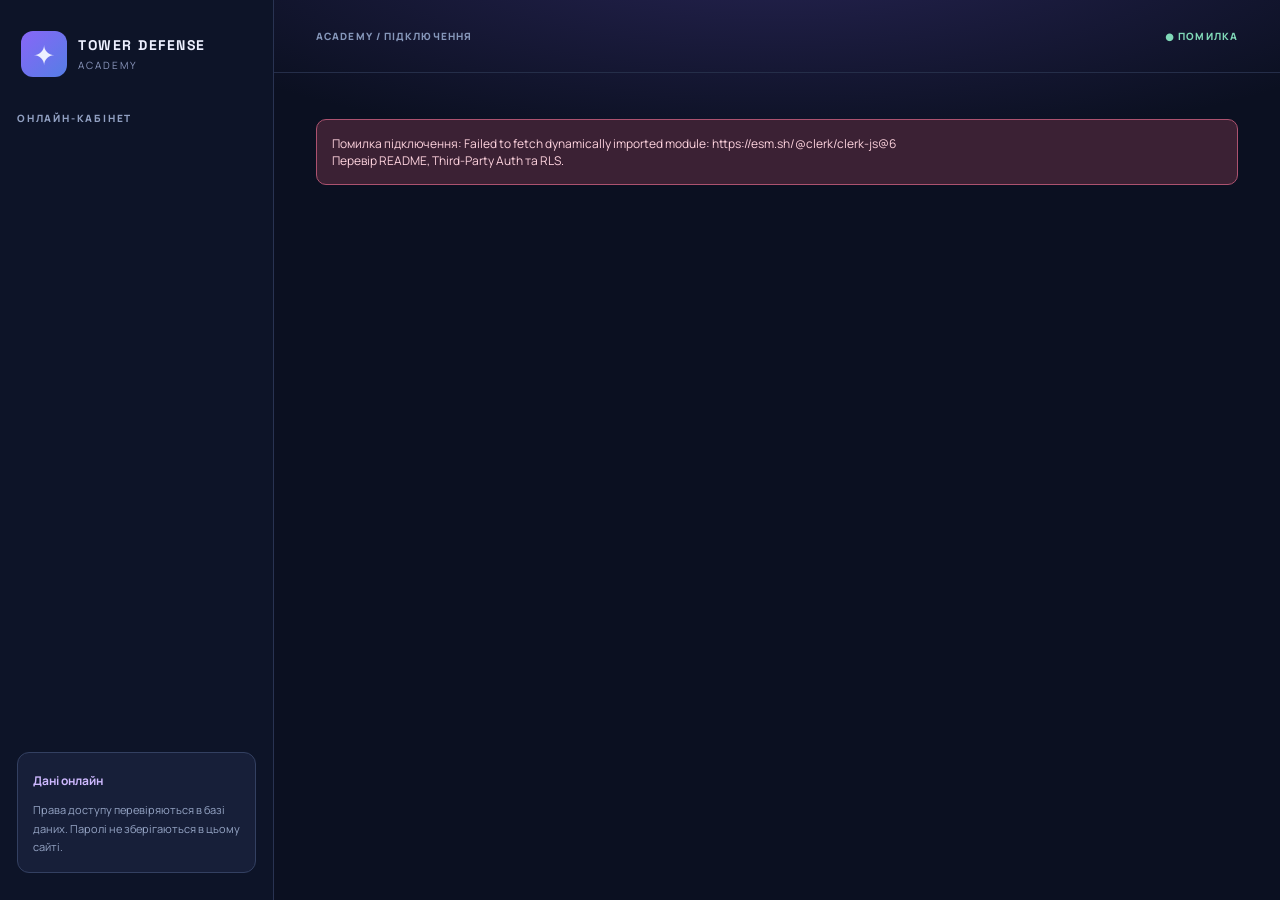
<file: index.html>
<!doctype html><html lang="uk"><head><meta charset="utf-8"><meta name="viewport" content="width=device-width,initial-scale=1"><meta name="theme-color" content="#0b1023"><title>Tower Defense Academy · Онлайн</title><link rel="stylesheet" href="portal.css"><link rel="stylesheet" href="online.css"><script src="config.js"></script><script type="module" src="online.js"></script></head>
<body><div class="frame"><aside class="rail"><div class="logo"><span class="logo-symbol">✦</span><div><b>TOWER DEFENSE</b><small>ACADEMY</small></div></div><div class="muted mini">ОНЛАЙН-КАБІНЕТ</div><div class="role-buttons" id="roleButtons"></div><div class="rail-bottom"><div class="notice"><b>Дані онлайн</b><p>Права доступу перевіряються в базі даних. Паролі не зберігаються в цьому сайті.</p></div></div></aside><main class="main"><header class="top"><span id="crumb">ACADEMY / ПІДКЛЮЧЕННЯ</span><span class="demo-chip" id="connectionState">● ПІДКЛЮЧЕННЯ</span></header><div class="main-inner"><div id="auth"></div><div id="app"></div></div></main></div><div class="snack" id="snack" role="status"></div></body></html>
</file>
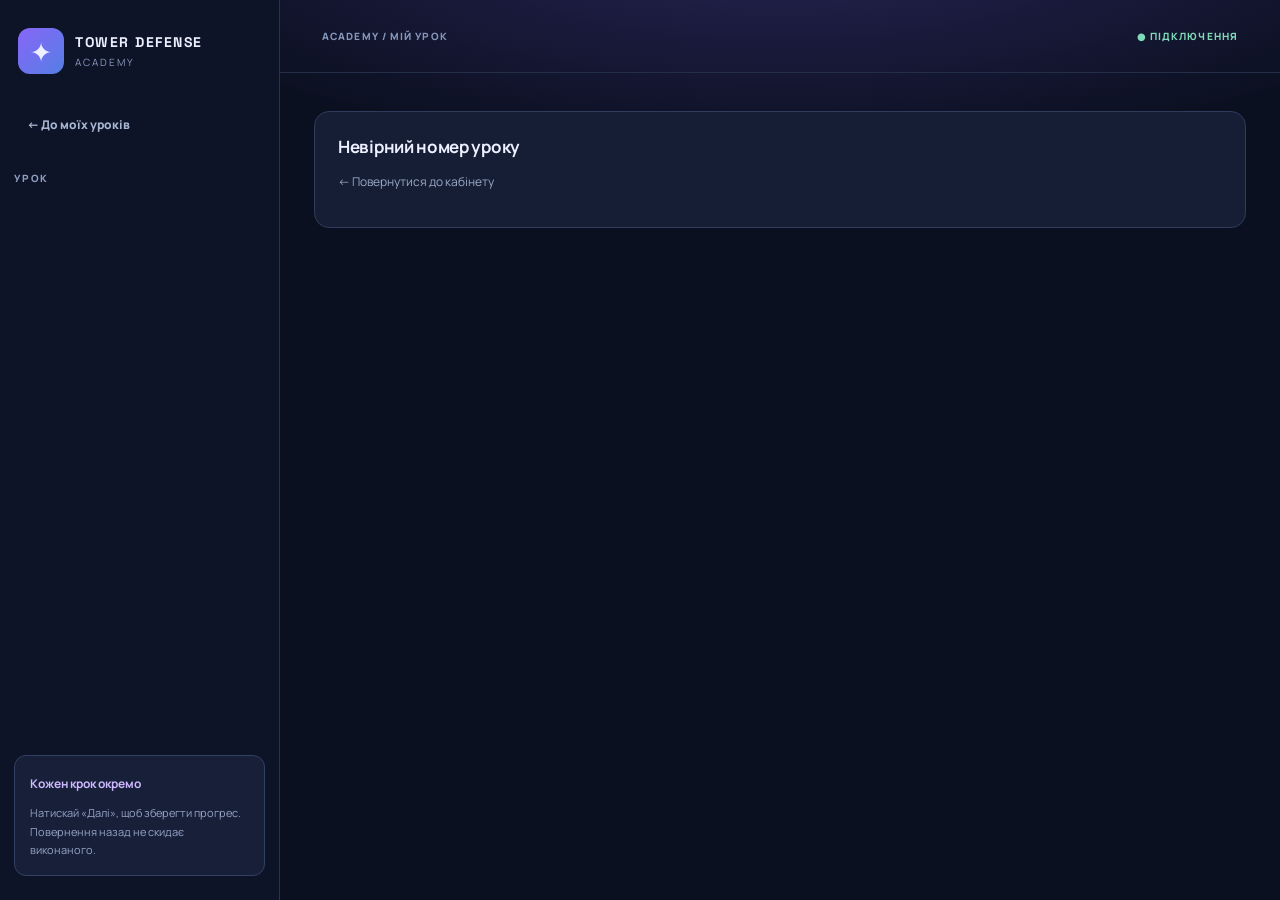
<file: course.html>
<!doctype html><html lang="uk"><head><meta charset="utf-8"><meta name="viewport" content="width=device-width,initial-scale=1"><title>Урок · Tower Defense Academy</title><link rel="stylesheet" href="portal.css"><link rel="stylesheet" href="course.css"><script src="config.js"></script><script type="module" src="course.js"></script></head><body><div class="frame"><aside class="rail"><div class="logo"><span class="logo-symbol">✦</span><div><b>TOWER DEFENSE</b><small>ACADEMY</small></div></div><a class="role" href="index.html">← До моїх уроків</a><div class="muted mini" id="lessonLabel">УРОК</div><div id="stepNav"></div><div class="rail-bottom"><div class="notice"><b>Кожен крок окремо</b><p>Натискай «Далі», щоб зберегти прогрес. Повернення назад не скидає виконаного.</p></div></div></aside><main class="main"><header class="top"><span>ACADEMY / МІЙ УРОК</span><span class="demo-chip" id="connectionState">● ПІДКЛЮЧЕННЯ</span></header><div class="main-inner course-main"><div id="message"></div><div id="course" hidden><div class="hero"><div><span class="eyebrow" id="stepCount">КРОК 1</span><h1 id="courseTitle"></h1><p id="courseSummary"></p></div><span class="pill" id="stepStatus">Прогрес онлайн</span></div><div class="course-progress"><div id="courseProgress"></div></div><section class="panel"><h2 id="stepTitle"></h2><div id="blocks"></div><div class="course-actions"><button id="prevStep" class="secondary">← Назад</button><button id="nextStep" class="primary">Далі →</button></div></section></div></div></main></div><div id="toast" class="snack" role="status"></div></body></html>
</file>
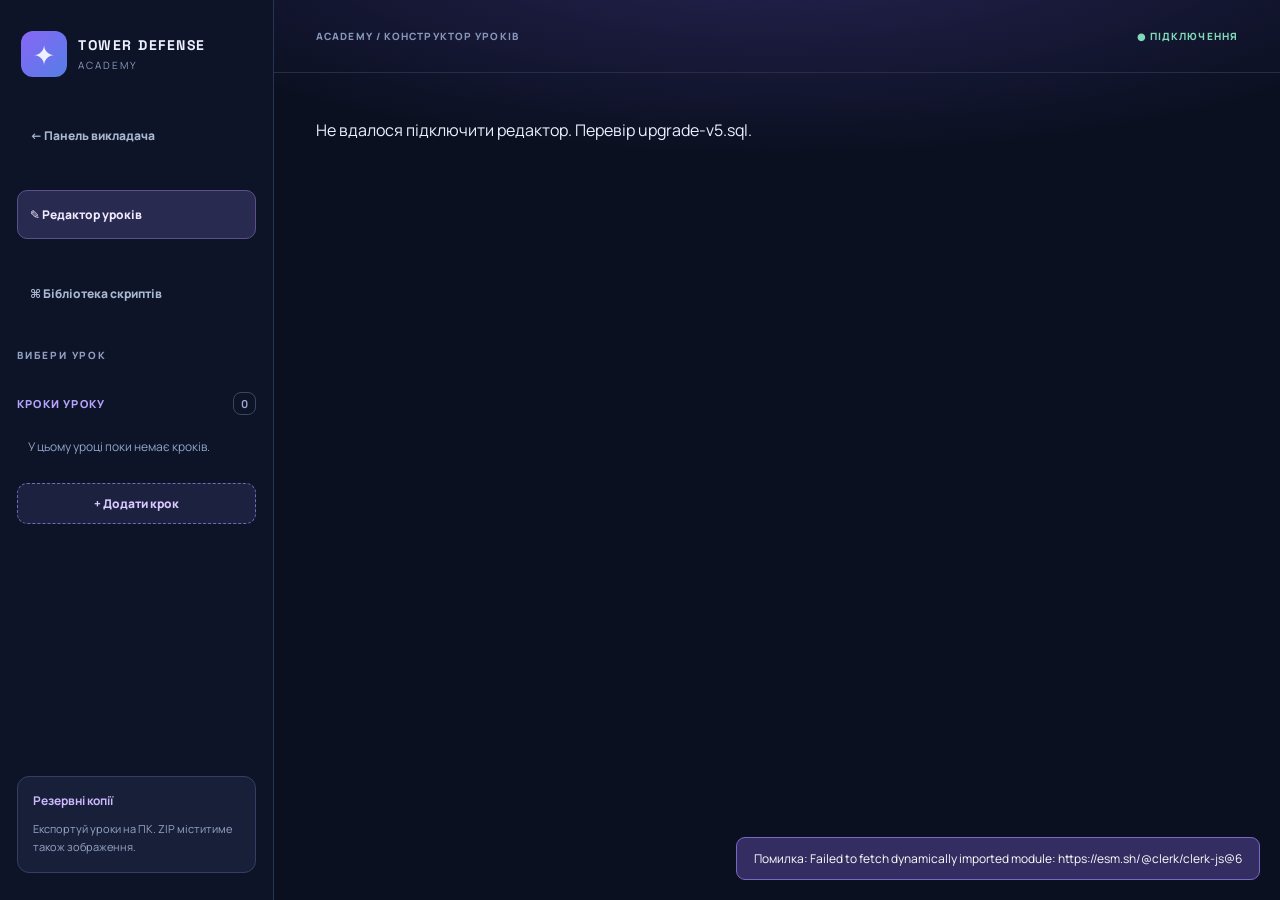
<file: editor.html>
<!doctype html><html lang="uk"><head><meta charset="utf-8"><meta name="viewport" content="width=device-width,initial-scale=1"><title>Редактор уроків · Tower Defense Academy</title><link rel="stylesheet" href="portal.css"><link rel="stylesheet" href="editor.css"><script src="config.js"></script><script type="module" src="editor.js"></script><script defer src="editor-navigation.js"></script></head>
<body><div class="frame"><aside class="rail"><div class="logo"><span class="logo-symbol">✦</span><div><b>TOWER DEFENSE</b><small>ACADEMY</small></div></div><a class="role" href="index.html">← Панель викладача</a><div class="role active">✎ Редактор уроків</div><a class="role" href="scripts.html">⌘ Бібліотека скриптів</a><div class="muted mini">ВИБЕРИ УРОК</div><div id="lessonSlots" class="slots"></div><div class="rail-bottom notice"><b>Резервні копії</b><p>Експортуй уроки на ПК.
ZIP міститиме також зображення.</p></div></aside><main class="main"><header class="top"><span>ACADEMY / КОНСТРУКТОР УРОКІВ</span><span id="connectionState" class="demo-chip">● ПІДКЛЮЧЕННЯ</span></header><div class="main-inner editor-main"><div id="loginMessage"></div><div id="app" hidden>
<div class="hero"><div><span class="eyebrow">КОНСТРУКТОР · V5.5</span><h1>Редактор <em>уроків</em></h1><p>16 занять · попередній перегляд · копіювання блоків · автозбереження кожні 10 секунд</p></div><span class="pill" id="saveStatus">Чернетка</span></div>
<div class="panel"><div class="form-row"><div class="field"><label>Номер уроку</label><select id="lessonNumber"></select></div><div class="field wide"><label>Назва уроку</label><input id="lessonTitle" maxlength="120" placeholder="Наприклад: Здоров’я бази"></div><input id="lessonSummary" type="hidden" value=""></div><div class="button-row" style="margin-top:18px"><button id="saveDraft" class="primary">Зберегти чернетку</button><button id="publish" class="secondary">Опублікувати</button><button id="preview" class="secondary">Перегляд як учень</button><button id="deleteLesson" class="danger">Видалити урок</button></div><p class="note">Чернетки автоматично записуються онлайн кожні 10 секунд, якщо заповнені назви.
Правки опублікованого уроку автоматично зберігаються лише на цьому ПК — опублікуй їх свідомо через «Зберегти чернетку».</p><p class="note">Публікація робить матеріал доступним лише тим групам, для яких відкрито цей номер уроку.</p></div>
<div class="panel"><div class="section-head"><h2>Кроки уроку</h2><button id="addStep" class="primary">+ Додати крок</button></div><div id="stepsEditor"></div></div>
<div class="panel"><h2>Резервні копії уроків</h2><p>ZIP містить текст, кроки, Lua-код, налаштування блоків і самі завантажені зображення.
Групи та прогрес учнів у цей архів не входять.</p><div class="button-row"><button class="primary" id="exportAll">↓ Усі уроки ZIP</button><button class="secondary" id="exportOne">↓ Цей урок ZIP</button><label class="secondary upload-button">↑ Відновити з ZIP<input id="importFile" type="file" accept=".zip,application/zip" hidden></label></div><p class="note">Імпорт за замовчуванням не перезаписує заповнені уроки.
Для заміни потрібне окреме підтвердження.</p></div></div></div></main></div><div id="toast" class="snack" role="status"></div></body></html>
</file>
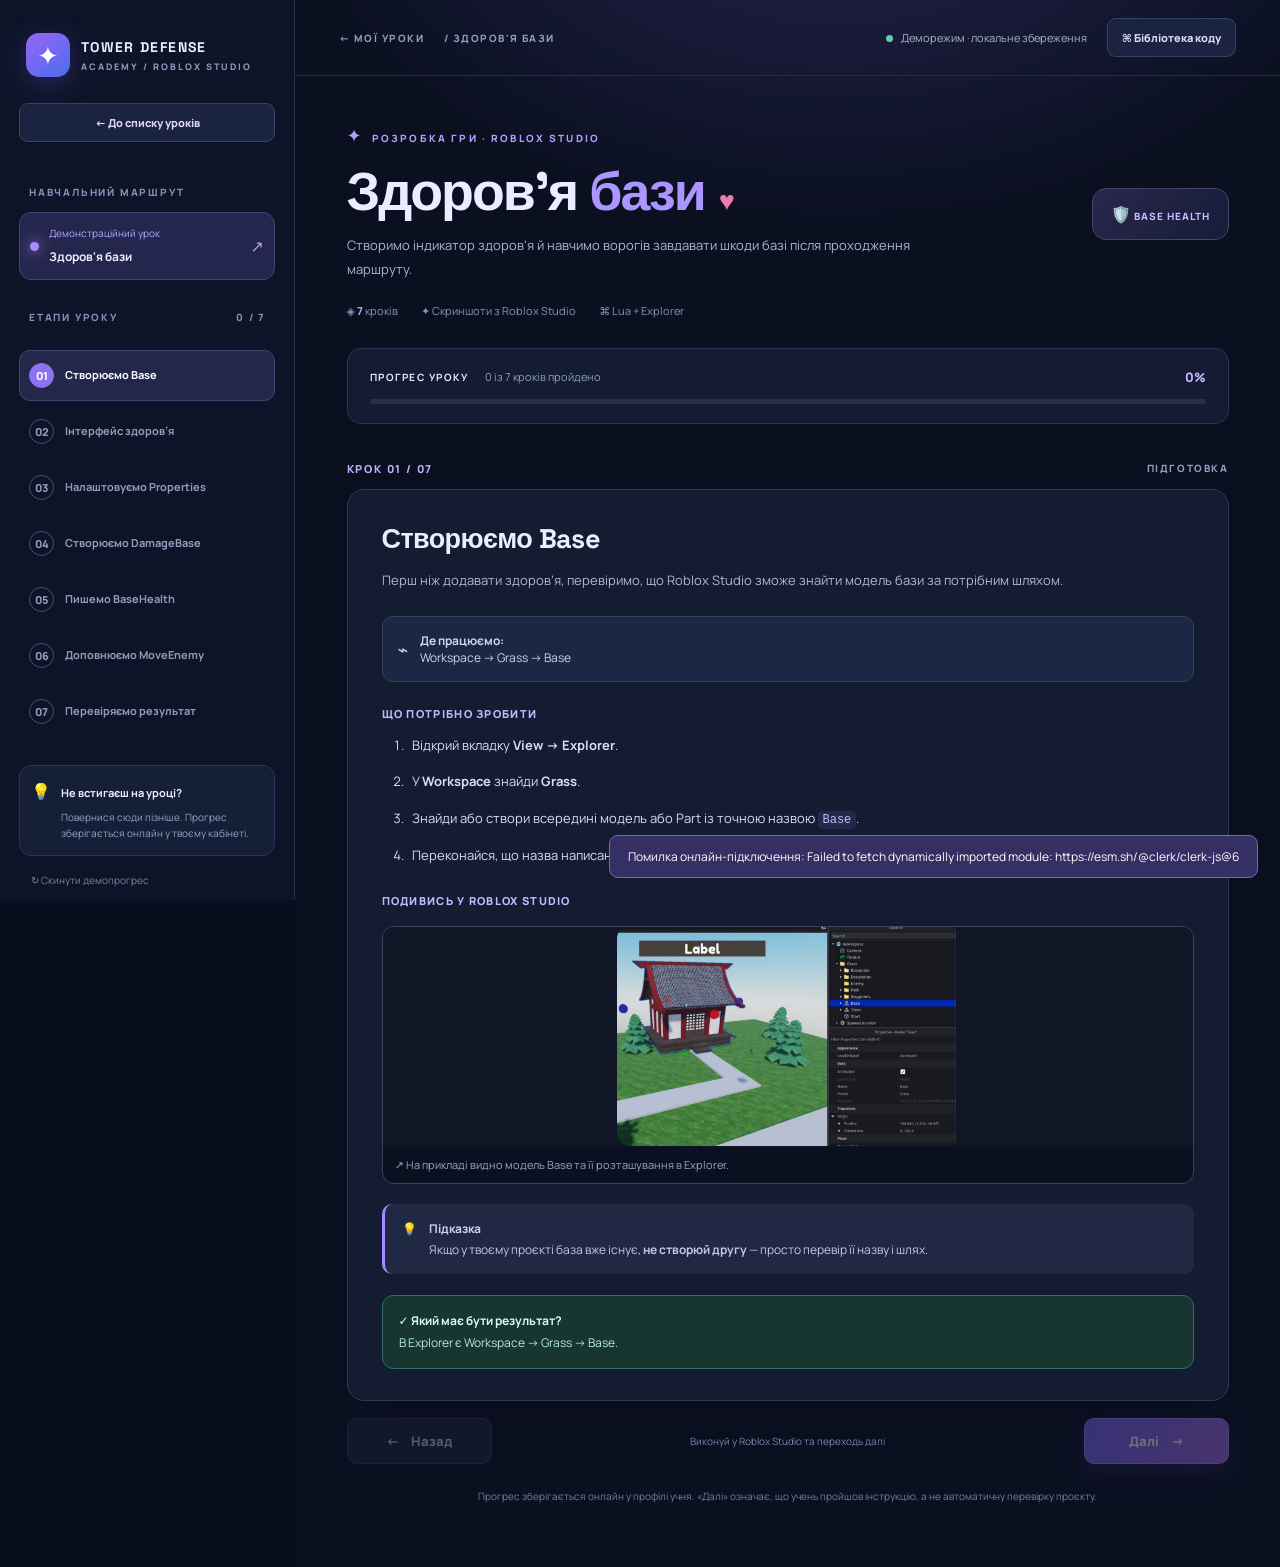
<file: lesson.html>
<!doctype html>
<html lang="uk">
<head>
  <meta charset="UTF-8">
  <meta name="viewport" content="width=device-width, initial-scale=1">
  <meta name="theme-color" content="#0b1023">
  <meta name="description" content="Покроковий навчальний посібник Tower Defense у Roblox Studio">
  <title>Tower Defense Academy · Здоров'я бази</title>
  <link rel="stylesheet" href="styles.css">
  <script src="config.js"></script>
  <script src="app.js" defer></script>
  <script type="module" src="lesson-cloud.js"></script>
</head>
<body>
  <div class="shell">
    <aside class="sidebar" id="sidebar" aria-label="Навігація уроком">
      <div class="brand"><div class="brand-mark">✦</div><div><strong>TOWER DEFENSE</strong><span>ACADEMY / ROBLOX STUDIO</span></div></div>
      <a href="index.html" class="outline-button" style="display:block;text-decoration:none;text-align:center;margin-bottom:18px">← До списку уроків</a><div class="side-divider"></div>
      <div class="side-label">НАВЧАЛЬНИЙ МАРШРУТ</div>
      <div class="lesson-pill"><span class="lesson-dot"></span><div><small>Демонстраційний урок</small><b>Здоров'я бази</b></div><span class="pill-indicator">↗</span></div>
      <div class="progress-heading"><span>ЕТАПИ УРОКУ</span><span id="sideCount">0 / 7</span></div>
      <div class="progress-rail"><div id="sideProgress"></div></div>
      <nav id="stepList" class="step-list" aria-label="Кроки уроку"></nav>
      <div class="sidebar-bottom"><div class="help-panel"><span>💡</span><div><b>Не встигаєш на уроці?</b><p>Повернися сюди пізніше. Прогрес зберігається онлайн у твоєму кабінеті.</p></div></div><button class="reset" id="resetProgress">↻ Скинути демопрогрес</button></div>
    </aside>
    <div class="overlay" id="overlay"></div>
    <main class="workspace">
      <header class="topbar"><div class="top-left"><button class="mobile-menu icon-button" id="menuButton" aria-label="Відкрити меню">☰</button><a class="breadcrumbs" href="index.html" style="text-decoration:none">← МОЇ УРОКИ</a><span class="breadcrumbs">/ ЗДОРОВ'Я БАЗИ</span></div><div class="top-right"><span class="autosave"><i></i> Деморежим · локальне збереження</span><button class="outline-button" id="libraryButton">⌘ Бібліотека коду</button></div></header>
      <div class="content-wrap">
        <div class="lesson-eyebrow"><span class="sparkle">✦</span> РОЗРОБКА ГРИ · ROBLOX STUDIO</div>
        <div class="lesson-title-row"><div><h1>Здоров'я <em>бази</em><span class="heart">♥</span></h1><p class="subtitle">Створимо індикатор здоров'я й навчимо ворогів завдавати шкоди базі після проходження маршруту.</p></div><div class="lesson-badge">🛡️ <span>BASE HEALTH</span></div></div>
        <div class="stats"><span>◈ <b>7</b> кроків</span><span>✦ Скриншоти з Roblox Studio</span><span>⌘ Lua + Explorer</span></div>
        <div class="lesson-progress"><div class="progress-top"><div><b id="progressTitle">ПРОГРЕС УРОКУ</b><span id="progressSummary">0 з 7 кроків пройдено</span></div><span id="progressPercentage">0%</span></div><div class="progress-track"><div id="progressFill"></div></div></div>
        <div class="step-header"><div class="step-tag" id="stepTag">КРОК 01 / 07</div><div class="step-category" id="stepCategory">ПІДГОТОВКА</div></div>
        <article class="step-card" id="stepContent" aria-live="polite"></article>
        <div class="actions"><button class="nav-button previous" id="prevButton">← <span>Назад</span></button><span class="nav-middle" id="navHint">Виконуй у Roblox Studio та переходь далі</span><button class="nav-button next" id="nextButton"><span>Далі</span> <span>→</span></button></div>
        <div class="footnote">Прогрес зберігається онлайн у профілі учня. «Далі» означає, що учень пройшов інструкцію, а не автоматичну перевірку проєкту.</div>
      </div>
    </main>
  </div>
  <dialog id="imageDialog" class="image-dialog"><button id="closeImage" class="close-dialog" aria-label="Закрити">✕</button><img id="largeImage" alt="Збільшений скриншот"><p id="largeCaption"></p></dialog>
  <dialog id="libraryDialog" class="library-dialog"><div class="dialog-head"><div><span class="mini-label">БІБЛІОТЕКА</span><h2>Код проєкту</h2></div><button class="close-dialog" id="closeLibrary" aria-label="Закрити">✕</button></div><p class="dialog-intro">Лише скрипти та версії, які стосуються цього демонстраційного уроку.</p><div id="libraryContent"></div></dialog>
  <div class="toast" id="toast" role="status"></div>
</body>
</html>
</file>
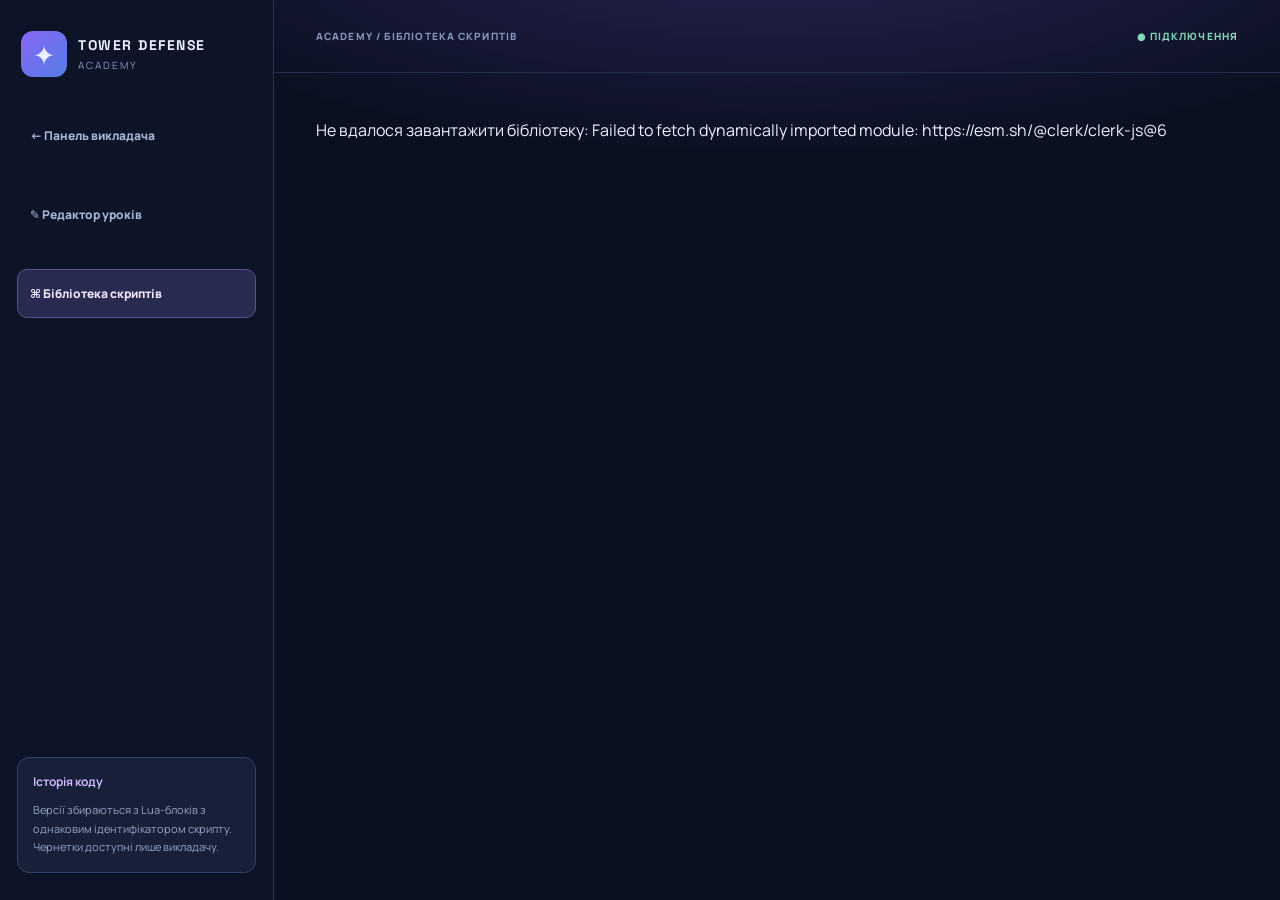
<file: scripts.html>
<!doctype html><html lang="uk"><head><meta charset="utf-8"><meta name="viewport" content="width=device-width,initial-scale=1"><title>Бібліотека скриптів · Tower Defense Academy</title><link rel="stylesheet" href="portal.css"><link rel="stylesheet" href="editor.css"><link rel="stylesheet" href="scripts.css"><script src="config.js"></script><script type="module" src="scripts.js"></script></head><body><div class="frame"><aside class="rail"><div class="logo"><span class="logo-symbol">✦</span><div><b>TOWER DEFENSE</b><small>ACADEMY</small></div></div><a class="role" href="index.html">← Панель викладача</a><a class="role" href="editor.html">✎ Редактор уроків</a><div class="role active">⌘ Бібліотека скриптів</div><div class="rail-bottom notice"><b>Історія коду</b><p>Версії збираються з Lua-блоків з однаковим ідентифікатором скрипту. Чернетки доступні лише викладачу.</p></div></aside><main class="main"><header class="top"><span>ACADEMY / БІБЛІОТЕКА СКРИПТІВ</span><span id="connectionState" class="demo-chip">● ПІДКЛЮЧЕННЯ</span></header><div class="main-inner editor-main"><div id="message"></div><div id="library" hidden><div class="hero"><div><span class="eyebrow">LUA / SCRIPT HISTORY</span><h1>Бібліотека <em>скриптів</em></h1><p>Усі Lua-скрипти проєкту, розташування в Explorer і зміни між уроками</p></div></div><section class="panel"><div class="script-controls"><label>Пошук<input id="scriptSearch" type="search" placeholder="MoveEnemy, WaveScript, ServerScriptService..."></label><label>Урок<select id="lessonFilter"><option value="all">Усі 16 уроків</option></select></label></div><p class="note" id="scriptsCount"></p><div class="script-layout"><div id="scriptsList" class="script-list"></div><div id="scriptDetail" class="script-detail"><p class="note">Вибери скрипт ліворуч, щоб переглянути його версії.</p></div></div></section></div></div></main></div><div id="toast" class="snack" role="status"></div></body></html>
</file>
<file: portal.css>
@import url('https://fonts.googleapis.com/css2?family=Manrope:wght@400;500;600;700;800&family=Space+Grotesk:wght@500;600;700&display=swap');
:root{font-family:Manrope,system-ui,sans-serif;background:#0b1021;color:#edf0ff;color-scheme:dark}*{box-sizing:border-box}body{margin:0}button,input,select{font:inherit}button{cursor:pointer}button:disabled{opacity:.45;cursor:not-allowed}a{color:inherit;text-decoration:none}.frame{display:flex;min-height:100vh}.rail{width:274px;flex:none;background:#0d1428;border-right:1px solid #293352;padding:27px 17px;display:flex;flex-direction:column;gap:30px}.logo{display:flex;gap:11px;align-items:center;padding:4px}.logo-symbol{background:linear-gradient(135deg,#8866f7,#557ee5);height:46px;width:46px;border-radius:12px;display:grid;place-items:center;font-size:27px}.logo b{display:block;font:700 14px 'Space Grotesk',sans-serif;letter-spacing:1.5px}.logo small{display:block;letter-spacing:2px;font-size:10px;color:#8b97bd;margin-top:4px}.muted{color:#91a0c2}.mini{font-size:10px;letter-spacing:1.8px;font-weight:800}.role-buttons{display:grid;gap:8px}.role{display:block;text-align:left;padding:15px 12px;color:#a9b7d2;border:1px solid transparent;background:transparent;border-radius:10px;font-size:12px;font-weight:800}.role:hover{background:#1b2540}.role.active{background:#292a50;border-color:#5c508b;color:#f0e9ff}.rail-bottom{margin-top:auto}.notice{background:#171f39;border:1px solid #334061;padding:15px;border-radius:12px}.notice b{font-size:12px;color:#ceb9ff}.notice p{font-size:11px;color:#96a5c5;line-height:1.7;margin-bottom:0}.rail-link{display:block;font-size:11px;color:#b4a9ff;padding:17px 5px}.main{flex:1;min-width:0;background:radial-gradient(ellipse 70% 24% at 50% -7%,#272454,transparent),#0b1021}.top{height:73px;border-bottom:1px solid #252e49;display:flex;align-items:center;justify-content:space-between;padding:0 42px;gap:20px;font-size:10px;color:#8697ba;font-weight:800;letter-spacing:1.1px}.demo-chip{color:#80d9b8;white-space:nowrap}.main-inner{max-width:1120px;margin:auto;padding:46px 42px 80px}.eyebrow{color:#b6a4ff;font-weight:800;font-size:11px;letter-spacing:2px}.hero{display:flex;align-items:flex-start;justify-content:space-between;gap:30px;margin-bottom:27px}.hero h1{font:700 clamp(30px,4vw,48px) 'Space Grotesk',sans-serif;letter-spacing:-1.4px;margin:9px 0}.hero h1 em{font-style:normal;color:#b79aff}.hero p{color:#a5b3d0;font-size:13px;line-height:1.8;max-width:680px}.pill{border:1px solid #555078;background:#29274b;color:#ddd1ff;border-radius:99px;padding:9px 14px;font-size:11px;font-weight:800}.stats{display:grid;grid-template-columns:repeat(3,1fr);gap:15px;margin-bottom:25px}.stat,.panel,.lesson-card,.student-row,.message{background:#151e34;border:1px solid #303c5c;border-radius:15px}.stat{padding:20px}.stat span{display:block;color:#94a5c6;font-size:11px;margin-bottom:8px}.stat b{font:700 31px 'Space Grotesk',sans-serif}.stat small{color:#9badd1;font-size:11px;margin-left:7px}.panel{padding:23px;margin-bottom:22px}.panel h2{font-size:17px;letter-spacing:-.3px;margin:0 0 14px}.panel p{font-size:12px;color:#9caac7;line-height:1.7}.section-head{display:flex;align-items:center;justify-content:space-between;gap:15px;margin:30px 0 14px}.section-head h2{margin:0;font-size:18px}.section-head small{color:#91a0c3}.progress-track{background:#27334e;height:8px;border-radius:99px;overflow:hidden}.progress-track div{background:linear-gradient(90deg,#7770f3,#c77ee9);height:100%;border-radius:99px}.primary,.secondary,.danger,.text-button{border-radius:10px;padding:12px 16px;font-size:12px;font-weight:800}.primary{background:linear-gradient(110deg,#7b66f2,#ad69dc);border:1px solid #ad95ff;color:white}.secondary{background:#222c49;border:1px solid #465373;color:#e5eaff}.danger{background:#422637;border:1px solid #7d475b;color:#ffc4d5}.text-button{background:none;border:0;color:#bba7ff;padding:7px}.button-row{display:flex;gap:9px;flex-wrap:wrap;align-items:center}.lesson-grid{display:grid;grid-template-columns:repeat(3,minmax(0,1fr));gap:14px}.lesson-card{padding:18px;min-height:165px;display:flex;flex-direction:column;gap:12px}.lesson-card.locked{opacity:.64}.lesson-card.ready{background:linear-gradient(145deg,#252247,#151e34);border-color:#5a5287}.lesson-card small{font-size:10px;color:#a7b5d7;letter-spacing:.9px}.lesson-card h3{margin:0;font-size:15px}.lesson-card p{margin:0;color:#9eabc9;font-size:11px;line-height:1.6}.lesson-card .bottom{margin-top:auto;display:flex;justify-content:space-between;align-items:center}.tag{font-size:10px;color:#b9b0f2}.tag.ok{color:#70dec1}.tag.warn{color:#f1bd81}.tag.lock{color:#8895b0}.lesson-card a{font-size:11px;color:#c7b3ff;font-weight:800}.message{padding:15px;color:#adbad8;line-height:1.6;font-size:12px}.field{display:grid;gap:7px;min-width:180px;flex:1}.field label{font-weight:800;color:#a7b7d4;font-size:11px}.field input,.field select{width:100%;padding:12px 13px;border:1px solid #465373;border-radius:9px;background:#0f172b;color:#f3f1ff}.field input:focus,.field select:focus{outline:2px solid #8272d3}.form-row{display:flex;gap:12px;align-items:end;flex-wrap:wrap}.group-tabs{display:flex;gap:9px;flex-wrap:wrap;margin:16px 0 22px}.group-tab{border:1px solid #3a4869;border-radius:10px;padding:12px 16px;color:#bac7e6;background:#1a2541;font-size:12px;font-weight:800}.group-tab.active{background:#3a315e;border-color:#8e76d7;color:#fff}.unlock-grid{display:grid;grid-template-columns:repeat(8,minmax(0,1fr));gap:8px;margin:15px 0}.unlock{padding:11px 4px;border-radius:8px;background:#151d31;border:1px solid #3a4762;color:#a7b4cf;font-size:12px;font-weight:800}.unlock.active{background:#332c5a;border-color:#8b78eb;color:#e6dcff}.subhead{font-size:11px;color:#a9b8da;text-transform:uppercase;letter-spacing:1px;font-weight:800}.student-list{display:grid;gap:10px}.student-row{display:flex;align-items:center;gap:14px;padding:14px}.avatar{display:grid;place-items:center;flex:none;width:39px;height:39px;border-radius:50%;background:#32335c;color:#d6cdff;font-weight:800}.student-details{flex:1;min-width:0}.student-details strong{display:block;font-size:12px}.student-details span{display:block;margin-top:5px;font-size:11px;color:#9caaca}.student-side{text-align:right}.student-side b{font-size:12px;color:#d8c8ff}.student-side small{display:block;font-size:10px;color:#96a5c3;margin-top:5px}.student-row .progress-track{margin-top:9px;height:5px}.note{font-size:11px;color:#92a0bd;line-height:1.8}.snack{position:fixed;right:20px;bottom:20px;background:#342d62;color:#fff;border:1px solid #7869c9;border-radius:9px;padding:12px 17px;transform:translateY(15px);opacity:0;pointer-events:none;transition:.2s;font-size:12px}.snack.show{opacity:1;transform:translateY(0)}.divider{height:1px;background:#303956;margin:23px 0}.inline-hint{padding:14px 16px;border-radius:10px;background:#242b46;border-left:3px solid #9d8ee9;color:#c4d1eb;font-size:12px;line-height:1.7}.teacher-box{border:1px solid #393c66;background:#1b2340;padding:17px;border-radius:12px}.student-row button{font-size:10px}.empty{padding:18px;border:1px dashed #435071;border-radius:10px;color:#a4b3d1;font-size:12px}
@media(max-width:1100px){.rail{width:230px}.top{padding:0 24px}.main-inner{padding:38px 24px}.lesson-grid{grid-template-columns:repeat(2,minmax(0,1fr))}}@media(max-width:700px){.frame{display:block}.rail{width:100%;padding:14px 15px;gap:10px}.logo{display:none}.rail .mini{display:none}.role-buttons{display:flex}.role{flex:1;text-align:center;padding:12px 7px;font-size:11px}.rail-bottom{display:none}.top{height:52px;padding:0 15px;font-size:9px}.demo-chip{font-size:9px}.main-inner{padding:27px 15px}.hero{display:block}.stats{grid-template-columns:repeat(3,1fr);gap:7px}.stat{padding:13px}.stat b{font-size:22px}.stat small{display:block;margin:5px 0 0}.lesson-grid{grid-template-columns:1fr}.panel{padding:16px}.unlock-grid{grid-template-columns:repeat(8,minmax(0,1fr));gap:4px}.unlock{padding:9px 2px;font-size:11px}.student-row{gap:10px;padding:11px}.student-side{min-width:62px}}@media(prefers-reduced-motion:reduce){*{transition:none!important}}
/* v4 teacher controls */
.student-expanded{margin-bottom:0}.student-expanded .student-row{background:transparent;border:0;padding:0 0 12px}.student-expanded h3{font-size:13px;margin:18px 0 11px}.progress-entry{display:flex;justify-content:space-between;align-items:center;gap:14px;padding:12px 0;border-bottom:1px solid #303c5c;font-size:12px}.progress-entry p{margin:5px 0 0}.progress-entry small{font-size:10px;color:#9caaca}.student-expanded .divider{margin:17px 0}.edit-student{margin-top:12px}.note{overflow-wrap:anywhere}
</file>
<file: online.css>
#auth:empty{display:none}.login-card{max-width:480px;margin:40px auto;background:#151e34;border:1px solid #334366;padding:25px;border-radius:16px}.login-card h2{margin-top:0}.login-card p{font-size:13px;color:#afbed8;line-height:1.7}.login-card #sign-in{min-height:120px;display:flex;justify-content:center}.online-status{color:#aebfe0;font-size:12px;margin:0 0 20px}.progress-line{display:flex;justify-content:space-between;align-items:center;gap:10px}.student-note{font-size:12px;color:#c6a7ff}.lesson-card a.primary{display:inline-block}.small-label{font-size:11px;color:#a4b7d7}.button-inline{padding:8px 12px;font-size:11px}.student-row{flex-wrap:wrap}.student-details{min-width:160px}.student-side{max-width:220px}.status-error{border:1px solid #ac526f;background:#3b2134;padding:15px;border-radius:10px;color:#ffd4df;white-space:pre-wrap;font-size:12px}.connected-badge{color:#78d9b6}.progress-muted{color:#9aaaca;font-size:11px}.no-content{color:#b6adcc}

/* v5.3 active/archive navigation */
.archive-tabs{display:flex;gap:10px;flex-wrap:wrap;margin:12px 0}.archive-tabs button.selected{background:#553d91;color:#fff;border-color:#966dea}.archive-search{padding:13px 17px;margin:12px 0}.archive-search label{display:block;font-size:12px;color:#adbbd8}.archive-search input{display:block;margin-top:6px;width:100%;box-sizing:border-box}.group-tabs{min-height:35px}

/* v5.5.1: use the same dark input style as other dashboard forms. */
.archive-search input,
.archive-search input[type="text"] {
  appearance:none; -webkit-appearance:none; display:block; width:100%;
  margin-top:8px; padding:12px 13px; min-height:44px;
  font:inherit; font-size:13px; line-height:1.4;
  color:#f3f1ff; background:#0f172b; border:1px solid #465373;
  border-radius:9px; box-shadow:none;
}
.archive-search input::placeholder {color:#8999b8; opacity:1;}
.archive-search input:focus {outline:2px solid #8272d3; outline-offset:1px; border-color:#9b83f5;}
.archive-search input:hover {border-color:#64749a;}

/* v5.6: consistent student and teacher course analytics */
.student-metrics{display:flex;flex-wrap:wrap;gap:12px;margin:14px 0;color:#b9c9e8}
.student-metrics span{padding:9px 12px;border:1px solid #334366;border-radius:10px;background:#121c34}
.progress-entry{flex-wrap:wrap;gap:8px}
.student-expanded .button-row a.secondary{display:inline-block;text-decoration:none;margin-bottom:12px}
</file>
<file: course.css>
/* Tower Defense Academy — readable lesson content, 2026-11-21
   Додай цей блок У КІНЕЦЬ course.css, після всіх наявних правил. */

/* Основний навчальний текст: зручніший розмір і відступи. */
.course-main #blocks .course-block {
  font-size: 18px;
  line-height: 1.75;
}
.course-main #blocks .course-block p,
.course-main #blocks .course-block li {
  font-size: 18px;
  line-height: 1.75;
}
.course-main #blocks .course-block h3 {
  font-size: 21px;
  line-height: 1.4;
}
.course-main #blocks .rich-render li {
  margin: 9px 0;
}

/* Підказка: іконка та перший абзац на ОДНОМУ рядку.
   Код сайту додає 💡 як текст, а blockRich() повертає <p>. */
.course-main #blocks .tip-card {
  font-size: 23px; /* розмір іконки 💡 */
  line-height: 1.7;
  padding: 18px 20px;
}
.course-main #blocks .tip-card > p:first-of-type {
  display: inline;
  margin: 0;
  font-size: 18px;
  line-height: 1.75;
}
.course-main #blocks .tip-card > p:not(:first-of-type) {
  margin: 10px 0 0;
}

/* Навчальні картки — читабельніші. */
.course-main #blocks .callout-info,
.course-main #blocks .callout-warning,
.course-main #blocks .callout-success,
.course-main #blocks .callout-purple,
.course-main #blocks .extra-card {
  padding: 20px 22px;
}
.course-main #blocks .course-caption,
.course-main #blocks .lua-muted {
  font-size: 15px;
  line-height: 1.6;
}
.course-main #blocks .lua-box pre {
  font-size: 15px;
  line-height: 1.65;
}
.course-main #blocks .lua-top .code-title {
  font-size: 15px;
}

/* На невеликих екранах не зменшуємо текст до мікророзміру. */
@media (max-width: 600px) {
  .course-main #blocks .course-block,
  .course-main #blocks .course-block p,
  .course-main #blocks .course-block li,
  .course-main #blocks .tip-card > p:first-of-type {
    font-size: 17px;
  }
  .course-main #blocks .tip-card {
    font-size: 22px;
  }
}
/* Tower Defense Academy — відновлення стилів уроку та бокового меню.
   ДОДАЙ У КІНЕЦЬ course.css. Не замінюй увесь файл цим фрагментом. */

/* Сітка сторінки уроку. Без горизонтального переповнення. */
body:has(#stepNav) { overflow-x: hidden; }
body:has(#stepNav) .frame { align-items: stretch; }
body:has(#stepNav) .rail {
  width: 280px;
  min-width: 280px;
  padding: 24px 14px;
  gap: 22px;
  position: sticky;
  top: 0;
  height: 100vh;
  overflow-y: auto;
  scrollbar-width: thin;
  scrollbar-color: #4e5682 transparent;
}
body:has(#stepNav) .main { min-width: 0; width: 100%; }
body:has(#stepNav) .main-inner.course-main {
  width: 100%;
  max-width: 1200px;
  margin: 0 auto;
  padding: 38px 34px 76px;
}
body:has(#stepNav) .course-main .hero { flex-wrap: wrap; }
body:has(#stepNav) .course-main .hero > div { flex: 1 1 490px; min-width: 0; }
body:has(#stepNav) .course-main .hero h1 { overflow-wrap: anywhere; }
body:has(#stepNav) .course-main .hero p { max-width: 850px; }
body:has(#stepNav) .course-main .panel { width: 100%; min-width: 0; }
body:has(#stepNav) .course-main #blocks { min-width: 0; }
body:has(#stepNav) .course-main img.course-image { display: block; width: 100%; height: auto; max-width: 100%; border-radius: 12px; }
body:has(#stepNav) .course-main .course-progress {
  height: 8px; margin: 18px 0 23px; border-radius: 999px;
  background: #29334f; overflow: hidden;
}
body:has(#stepNav) .course-main #courseProgress {
  height: 100%; width: 0; border-radius: inherit;
  background: linear-gradient(90deg, #8276ff, #c17df5);
  transition: width .2s ease;
}
body:has(#stepNav) .course-main .course-actions {
  display: flex; gap: 12px; justify-content: space-between;
  border-top: 1px solid #303c5c; margin-top: 24px; padding-top: 20px;
}

/* Бокове меню: ОКРЕМІ охайні кнопки замість суцільної сірої смуги. */
#stepNav { width: 100%; min-width: 0; }
#stepNav .step-menu { display: flex; flex-direction: column; gap: 7px; width: 100%; }
#stepNav .step-menu button {
  display: block; width: 100%;
  appearance: none; -webkit-appearance: none;
  padding: 12px 13px;
  margin: 0;
  border: 1px solid transparent;
  border-radius: 11px;
  background: transparent;
  color: #aebcda;
  font: 600 13px/1.45 Manrope, system-ui, sans-serif;
  text-align: left;
  white-space: normal;
  overflow-wrap: break-word;
  word-break: normal;
  cursor: pointer;
  transition: background-color .15s, border-color .15s, color .15s;
}
#stepNav .step-menu button:hover,
#stepNav .step-menu button:focus-visible {
  background: #202b47;
  color: #f2f3ff;
  outline: none;
}
#stepNav .step-menu button.active {
  background: linear-gradient(105deg, #39316b, #252749);
  color: #ffffff;
  border-color: #8072db;
  font-weight: 800;
  box-shadow: inset 3px 0 0 #ae91ff;
}
#stepNav .step-menu button.done:not(.active) { color: #8fddc3; }
#stepNav .step-menu button.done:not(.active)::after { content: ' ✓'; color: #72d9b5; font-weight: 800; }
#stepNav .step-menu button:focus-visible { outline: 2px solid #a996fa; outline-offset: 2px; }

/* Зберігаємо читабельний текст і підказку в один рядок. */
.course-main #blocks .tip-card { font-size: 23px; line-height: 1.65; }
.course-main #blocks .tip-card > p:first-of-type { display: inline; margin: 0; font-size: 18px; }

@media (max-width: 1100px) {
  body:has(#stepNav) .rail { width: 250px; min-width: 250px; }
  body:has(#stepNav) .main-inner.course-main { padding: 30px 24px 65px; }
}
@media (max-width: 760px) {
  body:has(#stepNav) .frame { display: block; }
  body:has(#stepNav) .rail {
    position: static; width: 100%; min-width: 0; height: auto;
    max-height: none; overflow: visible; padding: 15px;
  }
  #stepNav .step-menu {
    display: flex; flex-direction: row; overflow-x: auto;
    scroll-snap-type: x proximity; padding: 4px 0 8px;
    scrollbar-width: thin;
  }
  #stepNav .step-menu button { flex: 0 0 180px; scroll-snap-align: start; font-size: 13px; }
  body:has(#stepNav) .main-inner.course-main { padding: 23px 15px 55px; }
  body:has(#stepNav) .course-main .hero > div { flex-basis: 100%; }
}

/* Більший текст для навчальних матеріалів */

.course-main #blocks .course-block,
.course-main #blocks .rich-render,
.course-main #blocks .rich-render p,
.course-main #blocks .rich-render li {
  font-size: 20px;
  line-height: 1.8;
}

/* Заголовок кожного кроку */
.course-main #stepTitle {
  font-size: 23px;
  line-height: 1.4;
}

/* Підказки та перевірки */
.course-main #blocks .tip-card,
.course-main #blocks .tip-card p,
.course-main #blocks .callout-info,
.course-main #blocks .callout-success,
.course-main #blocks .callout-warning {
  font-size: 18px;
  line-height: 1.75;
}

/* Іконки в підказках */
.course-main #blocks .tip-card {
  font-size: 23px;
}

/* Лампочка та текст на одному рядку */
.course-main #blocks .tip-card > p:first-of-type {
  display: inline;
  font-size: 18px;
}

/* Код Lua */
.course-main #blocks .lua-box pre {
  font-size: 16px;
  line-height: 1.7;
}
/* Tower Defense Academy — keep long AI prompts inside lesson content.
   Append to the END of course.css; do not replace existing styles. */
body:has(#stepNav) { overflow-x: clip; }
body:has(#stepNav) .frame,
body:has(#stepNav) .main,
body:has(#stepNav) .main-inner,
body:has(#stepNav) #course,
body:has(#stepNav) .course-main .panel,
body:has(#stepNav) .course-main #blocks,
body:has(#stepNav) .course-main .course-block,
body:has(#stepNav) .course-main .lua-box {
  min-width: 0;
  max-width: 100%;
}
body:has(#stepNav) .course-main .lua-box { overflow: hidden; }
body:has(#stepNav) .course-main .lua-box pre {
  white-space: pre-wrap;
  overflow-wrap: anywhere;
  word-break: normal;
  max-width: 100%;
  overflow-x: auto;
  line-height: 1.7;
}
body:has(#stepNav) .course-main .lua-top {
  display: flex;
  flex-wrap: wrap;
  align-items: center;
  gap: 10px;
  min-width: 0;
}
body:has(#stepNav) .course-main .lua-top .code-title {
  min-width: 0;
  overflow-wrap: anywhere;
}
body:has(#stepNav) .course-main .script-diff {
  max-width: 100%;
  overflow-x: auto;
}
body:has(#stepNav) .course-main .rich-render { overflow-wrap: anywhere; }
body:has(#stepNav) .course-main img.course-image {
  display: block;
  width: auto;
  max-width: 100%;
  max-height: 660px;
  height: auto;
  margin: 16px auto;
  object-fit: contain;
}

/* Кнопка копіювання промптів і Lua-коду */

.course-main #blocks .lua-box .code-copy {
  display: inline-flex;
  align-items: center;
  justify-content: center;
  gap: 8px;

  padding: 11px 18px;
  border: 1px solid #a38aff;
  border-radius: 12px;

  background: linear-gradient(135deg, #7565ee, #a46ce6);
  color: #ffffff;

  font-family: inherit;
  font-size: 15px;
  font-weight: 700;
  line-height: 1.3;

  cursor: pointer;
  box-shadow: 0 4px 15px rgba(117, 101, 238, 0.22);
  transition: transform .2s, box-shadow .2s, filter .2s;
}

.course-main #blocks .lua-box .code-copy:hover {
  transform: translateY(-2px);
  filter: brightness(1.12);
  box-shadow: 0 7px 20px rgba(117, 101, 238, 0.35);
}

.course-main #blocks .lua-box .code-copy:active {
  transform: scale(.97);
}

.course-main #blocks .lua-box .code-copy:focus-visible {
  outline: 2px solid #c4b5fd;
  outline-offset: 3px;
}

/* Новий дизайн блоків для копіювання */

.course-main #blocks .lua-box {
  width: 100%;
  max-width: 100%;
  margin: 20px 0;
  padding: 0;
  overflow: hidden;
  background: #141821;
  border: 1px solid #41465a;
  border-left: 4px solid #8c7aff;
  border-radius: 14px;
  box-shadow: 0 8px 24px #0003;
}

/* Верхня панель картки */
.course-main #blocks .lua-box .lua-top {
  display: flex;
  align-items: center;
  justify-content: space-between;
  flex-wrap: wrap;
  gap: 12px;
  padding: 12px 16px;
  margin: 0;
  background: #222738;
  border-bottom: 1px solid #41465a;
}

/* Назва промпту або скрипта */
.course-main #blocks .lua-box .code-title {
  flex: 1;
  min-width: 160px;
  font-size: 15px;
  font-weight: 800;
  color: #e2ddff;
}

/* Компактна кнопка у правому куті */
.course-main #blocks .lua-box .code-copy {
  margin-left: auto;
  padding: 9px 13px;
  border: 1px solid #68718b;
  border-radius: 9px;
  background: #373e56;
  color: #fff;
  font-size: 14px;
  font-weight: 700;
  box-shadow: none;
}

.course-main #blocks .lua-box .code-copy:hover {
  background: #595080;
  border-color: #b49aff;
  box-shadow: none;
  filter: none;
}

/* Увесь текст для копіювання всередині картки */
.course-main #blocks .lua-box > pre {
  display: block;
  margin: 0;
  padding: 20px 22px;
  border: 0;
  background: #141821;
  color: #edf0ff;
  font-size: 16px;
  line-height: 1.85;
  white-space: pre-wrap;
  overflow-wrap: anywhere;
  overflow-x: auto;
}

@media (max-width: 600px) {
  .course-main #blocks .lua-box > pre {
    padding: 16px;
    font-size: 15px;
  }
}

/* Забороняємо виділення коду,
   якщо викладач вимкнув копіювання */

.course-main #blocks .lua-box.no-copy pre,
.course-main #blocks .lua-box.no-copy pre * {
  -webkit-user-select: none;
  user-select: none;
  -webkit-touch-callout: none;
}

/* Прибираємо виділення тексту */
.course-main #blocks .lua-box.no-copy pre::selection,
.course-main #blocks .lua-box.no-copy pre *::selection {
  background: transparent;
}

/* Підсвічування Lua-коду в уроках */

/* Ключові слова: local, return, function */
.course-main #blocks .lua-box .lua-keyword {
  color: #ff6b8a;
}

/* Числа */
.course-main #blocks .lua-box .lua-number {
  color: #f4bb6b;
}

/* Рядки */
.course-main #blocks .lua-box .lua-string {
  color: #a2d477;
}

/* Коментарі */
.course-main #blocks .lua-box .lua-comment {
  color: #8d98af;
  font-style: italic;
}

/* Рядки, які викладач виділив */
.course-main #blocks .lua-box .lua-line-emphasis {
  background: rgba(64,148,248,.23);
  border-radius: 3px;
}

/* Пастельна тема */
.course-main #blocks .theme-pastel .lua-keyword {
  color: #c8a8ff;
}
.course-main #blocks .theme-pastel .lua-number {
  color: #ffb6a8;
}
.course-main #blocks .theme-pastel .lua-string {
  color: #8eddd2;
}

/* Тема без підсвічування */
.course-main #blocks .theme-mono .lua-keyword,
.course-main #blocks .theme-mono .lua-number,
.course-main #blocks .theme-mono .lua-string,
.course-main #blocks .theme-mono .lua-comment {
  color: inherit;
}
</file>
<file: editor.css>
.editor-main{max-width:1180px}.slots{display:grid;grid-template-columns:repeat(4,1fr);gap:7px}.slots button{border:1px solid #394563;border-radius:9px;background:#17213a;color:#c4d2ed;padding:10px 0;font-size:12px}.slots button.active{background:#514084;border-color:#aa8cff;color:white}.slots button.published:after{content:' •';color:#7bdfaf}.editor-main .field.wide{flex:3;min-width:230px}.editor-main .field{min-width:105px;flex:1}.editor-main .form-row{align-items:end}.editor-main textarea{width:100%;min-height:90px;resize:vertical;background:#0f172c;border:1px solid #344364;color:#f0efff;border-radius:9px;padding:13px;font:inherit}.editor-main input,.editor-main select{width:100%;background:#0f172c;border:1px solid #344364;color:#f0efff;border-radius:9px;padding:12px}.step-card{border:1px solid #3a4766;border-radius:14px;padding:17px;margin:14px 0;background:#111b33}.step-head{display:flex;gap:8px;align-items:center;flex-wrap:wrap;margin-bottom:14px}.step-head input{flex:1;min-width:200px;font-weight:700}.step-body{display:grid;gap:10px}.block-card{background:#0d162b;border:1px solid #374363;padding:14px;border-radius:12px;margin:10px 0}.block-card label{display:block;font-size:12px;color:#afc2e4;margin-bottom:7px}.block-head{display:flex;gap:9px;align-items:center;justify-content:space-between;margin-bottom:10px;flex-wrap:wrap}.block-head strong{font-size:13px;color:#d3b8ff}.block-actions{display:flex;gap:5px}.block-actions button,.step-head button{padding:7px 10px;font-size:12px;border:1px solid #42516d;border-radius:7px;background:#222c46;color:#cbdafa}.block-actions button:disabled,.step-head button:disabled{opacity:.4}.block-actions button.danger{color:#ffb3c1}.add-block{margin-top:13px;display:flex;gap:10px;flex-wrap:wrap}.add-block select{flex:1;max-width:280px}.input-grid{display:grid;grid-template-columns:repeat(2,minmax(0,1fr));gap:10px}.input-grid .span2{grid-column:1/-1}.inline-preview{max-width:270px;max-height:160px;border-radius:9px;object-fit:contain;border:1px solid #41486d}.upload-button{display:inline-flex;align-items:center;justify-content:center;cursor:pointer;padding:12px 18px;border:1px solid #4c567b;border-radius:9px;font-weight:700;font-size:12px}.preview-area{background:#171e31;border-radius:10px;padding:10px;color:#aec3e7;font-size:12px}.unknown{border:1px dashed #e7ab5e;padding:13px;border-radius:8px;background:#342519;color:#f3d6a7;white-space:pre-wrap;overflow-wrap:anywhere}.busy{opacity:.6;pointer-events:none}.teacher-tip{background:#252442;padding:12px;border-radius:9px;color:#d7c8ff;font-size:12px}.code-editor{font:13px/1.65 Consolas,monospace!important;tab-size:4;min-height:150px!important}.notice{font-size:12px}.danger{background:#61283c!important;color:#ffe5eb!important}.note{font-size:12px;color:#9eaccb;line-height:1.6}.editor-main .section-head{display:flex;align-items:center;justify-content:space-between}.editor-main .section-head h2{margin:0}.editor-main .primary,.editor-main .secondary{padding:11px 16px}.editor-main .button-row{display:flex;gap:8px;flex-wrap:wrap}@media(max-width:900px){.frame{display:block}.rail{width:auto;min-height:0}.slots{grid-template-columns:repeat(8,1fr)}.editor-main{padding:15px}.input-grid{grid-template-columns:1fr}.input-grid .span2{grid-column:1}}@media(max-width:470px){.slots{grid-template-columns:repeat(4,1fr)}}
/* v5.1 — rich instruction and Lua editor */
.rich-label{display:block;margin:8px 0;color:#c8d6f0;font-weight:700!important}
.rich-toolbar{display:flex;gap:5px;align-items:center;flex-wrap:wrap;padding:8px;background:#1c2743;border:1px solid #465676;border-radius:10px 10px 0 0}
.rich-toolbar button{border:1px solid #435275;border-radius:6px;background:#2a3554;color:#f5f0ff;padding:7px 10px;cursor:pointer;font-size:13px}
.rich-toolbar button:hover,.emoji-panel button:hover{background:#54437f}
.rich-toolbar label{display:inline-flex;align-items:center;gap:5px;margin:0;padding:2px 6px;color:#d9e2fa;font-size:12px}
.rich-toolbar input[type=color]{width:30px;height:29px;padding:1px;cursor:pointer}
.rich-toolbar select{width:auto;max-width:145px;padding:6px!important}
.rich-editor{outline:none;min-height:130px;line-height:1.7;overflow-wrap:anywhere;background:#0e172b;padding:16px;color:#eef2fc;border:1px solid #465676;border-top:0;border-radius:0 0 10px 10px;font-size:15px}
.rich-editor:focus{border-color:#9974e7;box-shadow:0 0 0 1px #9974e7}
.rich-editor h2,.rich-render h2{font-size:1.6em;color:#69b6ff;margin:12px 0}
.rich-editor h3,.rich-render h3{font-size:1.3em;color:#ffb24a;margin:10px 0}
.rich-editor p,.rich-render p{margin:8px 0}
.rich-editor ul,.rich-render ul,.rich-editor ol,.rich-render ol{padding-left:25px;margin:12px 0}
.rich-editor li,.rich-render li{margin:6px 0}
.rich-editor blockquote,.rich-render blockquote{padding:12px 18px;border-left:4px solid #a882f5;background:#263554;margin:10px 0}
.emoji-panel{display:flex;flex-wrap:wrap;gap:5px;background:#1a2742;padding:9px;border:1px solid #465676;border-radius:10px;margin-top:7px}
.emoji-panel[hidden]{display:none}
.emoji-panel button{font-size:20px;background:#2a3554;border:1px solid #435275;border-radius:6px;cursor:pointer;padding:5px 8px}
.code-live-preview{margin-top:12px;border:1px solid #354c72;background:#101725;border-radius:10px;overflow:hidden}
.code-preview-head{padding:9px 14px;background:#1e2a43;color:#b4c5df;font-size:12px}
.code-live-preview pre{font:13px/1.65 Consolas,monospace;white-space:pre;overflow:auto;padding:14px;tab-size:4;color:#e1eafb;margin:0}
.lua-line{display:inline;box-decoration-break:clone;-webkit-box-decoration-break:clone}
.lua-line-emphasis{background:rgba(64,148,248,.23);outline:1px solid rgba(64,148,248,.22);border-radius:3px}
.lua-keyword{color:#ff6b8a}.lua-string{color:#a2d477}.lua-number{color:#f4bb6b}.lua-comment{color:#8d98af;font-style:italic}
.theme-pastel .lua-keyword{color:#c8a8ff}.theme-pastel .lua-string{color:#8eddd2}.theme-pastel .lua-number{color:#ffb6a8}.theme-pastel .lua-comment{color:#9aa8c2}
.theme-mono .lua-keyword,.theme-mono .lua-string,.theme-mono .lua-number,.theme-mono .lua-comment{color:inherit}

/* v5.2: literal custom Lua highlights override syntax themes */
.lua-custom{font-weight:650;text-shadow:0 0 5px rgba(255,255,255,.06)}

/* v5.3 script revisions: no executable HTML in Lua comparisons */
.script-diff{background:#101624;color:#cad7ee;border:1px solid #384866;border-radius:10px;padding:12px;overflow:auto;white-space:pre;font:12px/1.7 Consolas,monospace;max-height:360px}
.script-diff-line{display:block;min-height:1.5em}.script-diff-line.add{background:#163f31;color:#a8f8c3}.script-diff-line.del{background:#512833;color:#ffc0cd}.script-diff-line.info{color:#ffdb8d}
.script-history,.history-editor{background:#1a263d;border:1px solid #465573;border-radius:10px;padding:12px;margin:12px 0}.script-history summary{cursor:pointer;color:#b8a0ff;font-weight:700}.script-history-item{margin:12px 0;padding:8px;border:1px solid #415171;border-radius:8px}.script-location,.script-insertion{border-left:3px solid #7d9cea;background:#1b2b47;padding:12px;border-radius:6px;margin:12px 0;white-space:pre-wrap}.script-insertion{border-left-color:#f3ba67}

/* v5.4: GitHub-style diff. Strike out only removed code, never the +/− gutter. */
.script-diff-line{display:block;min-height:1.7em;padding:0 6px;white-space:pre;width:max-content;min-width:100%;box-sizing:border-box}
.script-diff-prefix{display:inline-block;width:2.4ch;margin-right:1ch;text-align:center;user-select:none;-webkit-user-select:none;opacity:.95;font-weight:700}
.script-diff-line.add{background:#173c2b;color:#b8f2c7;border-left:3px solid #3fbf79}
.script-diff-line.del{background:#51242e;color:#ffc1ca;border-left:3px solid #f26d7c}
.script-diff-line.del .script-diff-code{text-decoration:line-through;text-decoration-color:#ff8996;text-decoration-thickness:1.5px;text-decoration-skip-ink:none;opacity:.88}
.script-diff-line.same{border-left:3px solid transparent}
.script-diff-line.info{border-left:3px solid #f3ba67}

/* v5.5 duplication actions */
.step-head [data-step-copy],.block-actions [data-block-copy]{border-color:#7664ac;color:#d6bbff;background:#292344}
/* Tower Defense Academy — fix editor overflow for long AI prompts.
   Append to the END of editor.css; do not replace existing styles. */
html, body { max-width: 100%; }
body:has(.editor-main) { overflow-x: clip; }
body:has(.editor-main) .frame,
body:has(.editor-main) .main,
body:has(.editor-main) .main-inner,
.editor-main,
.editor-main #app,
.editor-main .panel,
.editor-main #stepsEditor,
.editor-main .step-card,
.editor-main .step-body,
.editor-main .block-card,
.editor-main .input-grid,
.editor-main .input-grid > *,
.editor-main .code-live-preview,
.editor-main .history-editor,
.editor-main .script-diff {
  min-width: 0;
  max-width: 100%;
}
.editor-main .step-card,
.editor-main .block-card,
.editor-main .code-live-preview,
.editor-main .rich-editor { overflow-wrap: anywhere; }
.editor-main .code-live-preview { overflow: hidden; }
.editor-main .code-live-preview pre {
  white-space: pre-wrap;
  overflow-wrap: anywhere;
  word-break: normal;
  max-width: 100%;
  overflow-x: auto;
  tab-size: 2;
}
.editor-main textarea.code-editor {
  display: block;
  width: 100%;
  max-width: 100%;
  min-width: 0;
  white-space: pre-wrap;
  overflow-wrap: anywhere;
  overflow-x: auto;
}
.editor-main .script-diff { overflow-x: auto; }
.editor-main .block-head,
.editor-main .step-head { min-width: 0; }
</file>
<file: styles.css>
@import url('https://fonts.googleapis.com/css2?family=Manrope:wght@400;500;600;700;800&family=Space+Grotesk:wght@500;600;700&display=swap');
:root{font-family:Manrope,system-ui,-apple-system,Segoe UI,sans-serif;color:#e9edff;background:#090e1f;font-synthesis:none}*{box-sizing:border-box}body{margin:0}button{font:inherit;cursor:pointer}button:disabled{cursor:not-allowed;opacity:.4}a{color:#afabff}.shell{min-height:100vh;display:flex}.sidebar{width:295px;min-width:295px;background:#0d1428;border-right:1px solid #242e4b;display:flex;flex-direction:column;padding:28px 19px 21px;position:sticky;top:0;height:100vh;overflow:auto}.brand{display:flex;align-items:center;gap:11px;padding:5px 7px 26px}.brand-mark{display:grid;place-items:center;color:white;font-size:26px;background:linear-gradient(145deg,#9a65f8,#486eea);border-radius:13px;height:44px;width:44px;box-shadow:0 6px 28px #654acf55}.brand strong{display:block;font-family:'Space Grotesk',sans-serif;letter-spacing:1.35px;font-size:14px}.brand span{display:block;font-size:9px;font-weight:800;letter-spacing:2px;color:#8e99b9;margin-top:4px}.side-divider{height:1px;background:#242e47;margin:0 0 25px}.side-label,.progress-heading,.mini-label{font-size:10px;font-weight:800;letter-spacing:1.8px;color:#8190b5}.side-label{padding-left:10px}.lesson-pill{margin-top:13px;padding:13px 10px;background:#25264d;border:1px solid #434273;border-radius:12px;display:flex;gap:10px;align-items:center}.lesson-dot{width:9px;height:9px;background:#aa8aff;box-shadow:0 0 14px #aa8aff;border-radius:50%}.lesson-pill div{flex:1}.lesson-pill small{display:block;color:#b0aaff;font-size:10px;margin-bottom:4px}.lesson-pill b{font-size:12px}.pill-indicator{color:#aca2f3}.progress-heading{display:flex;justify-content:space-between;margin:30px 10px 11px}.progress-rail,.progress-track{height:5px;background:#252e4b;border-radius:8px;overflow:hidden}.progress-rail{margin:0 10px 15px}.progress-rail>div,.progress-track>div{height:100%;width:0;background:linear-gradient(90deg,#7468ff,#d173e9);border-radius:8px;transition:width .2s}.step-list{display:flex;flex-direction:column;gap:5px}.step-link{border:1px solid transparent;border-radius:11px;background:transparent;color:#919dbc;text-align:left;padding:12px 9px;display:flex;align-items:center;gap:11px;width:100%}.step-link:hover{background:#19223b;color:#f1f2ff}.step-link.active{border-color:#42466f;background:#24274c;color:#fff}.step-number{flex-shrink:0;width:25px;height:25px;border:1px solid #46516b;border-radius:50%;display:grid;place-items:center;font-size:11px;font-weight:800}.step-link.active .step-number{background:#8d72ef;border-color:#8d72ef;color:#fff}.step-link.done .step-number{background:#183e43;color:#69e1cb;border-color:#297369}.step-link b{font-size:11px;font-weight:700;line-height:1.5}.sidebar-bottom{margin-top:auto;padding-top:28px}.help-panel{background:#151f38;border:1px solid #2a3555;border-radius:12px;display:flex;gap:10px;padding:14px 11px}.help-panel b{font-size:11px}.help-panel p{font-size:10px;color:#96a3c2;line-height:1.6;margin:7px 0 0}.reset{border:0;background:none;color:#7584a4;padding:17px 12px 2px;font-size:10px}.reset:hover{color:#d9d8ff}.workspace{min-width:0;flex:1;background:radial-gradient(ellipse 70% 30% at 55% -10%,#262451 0%,transparent 80%),#0b1021}.topbar{height:76px;border-bottom:1px solid #242b43;display:flex;align-items:center;justify-content:space-between;padding:0 44px;gap:15px}.top-left,.top-right{display:flex;align-items:center;gap:20px}.breadcrumbs{font-size:10px;font-weight:800;letter-spacing:1.45px;color:#8e9dbd}.breadcrumbs span{padding:0 12px;color:#5c6888}.autosave{font-size:11px;color:#a1b9bd}.autosave i{display:inline-block;height:7px;width:7px;border-radius:50%;background:#5dceae;margin-right:6px}.outline-button,.icon-button{background:#1a2340;border:1px solid #374364;border-radius:9px;color:#ddd7fa;font-size:11px;font-weight:800;padding:11px 14px}.outline-button:hover,.icon-button:hover{background:#2a3358}.mobile-menu{display:none}.content-wrap{max-width:970px;margin:auto;padding:47px 44px 65px}.lesson-eyebrow{font-size:10px;color:#b29eff;letter-spacing:2.15px;font-weight:800}.sparkle{font-size:18px;margin-right:4px}.lesson-title-row{display:flex;justify-content:space-between;gap:20px;align-items:center}.lesson-title-row h1{font-family:'Space Grotesk',sans-serif;font-weight:700;letter-spacing:-2px;font-size:clamp(34px,4.2vw,55px);line-height:1.1;margin:15px 0 13px}.lesson-title-row h1 em{font-style:normal;color:#ad95ff}.heart{color:#e97bad;font-size:27px;margin-left:14px}.subtitle{color:#aab6d0;line-height:1.8;font-size:13px;max-width:630px;margin:0}.lesson-badge{border:1px solid #48416b;background:linear-gradient(135deg,#2b264d,#151d39);padding:14px 18px;border-radius:14px;font-weight:800;color:#c8b9ff;white-space:nowrap}.lesson-badge span{font-size:10px;letter-spacing:1px}.stats{display:flex;gap:23px;flex-wrap:wrap;margin:22px 0 30px;color:#8493b5;font-size:11px}.stats b{color:#c1b2ff}.lesson-progress{border:1px solid #2a3552;background:#131c33;border-radius:14px;padding:19px 22px;margin-bottom:37px}.progress-top{display:flex;justify-content:space-between;align-items:center;margin-bottom:13px}.progress-top div{display:flex;align-items:center;gap:17px}.progress-top b{font-size:10px;letter-spacing:1.5px}.progress-top span{font-size:11px;color:#8e9dba}.progress-top>span{color:#c9b1ff;font-weight:800;font-size:13px}.step-header{display:flex;justify-content:space-between;margin-bottom:13px;align-items:center}.step-tag{color:#c3aeff;font-size:11px;font-weight:800;letter-spacing:1.8px}.step-category{color:#8f9fbd;font-size:10px;letter-spacing:1.6px;font-weight:800}.step-card{background:#141c32;border:1px solid #2d3856;border-radius:17px;padding:31px 34px;min-height:410px;box-shadow:0 17px 50px #05091425}.step-card h2{font-family:'Space Grotesk',sans-serif;font-size:27px;letter-spacing:-.6px;margin:0 0 12px}.step-lead{font-size:13px;color:#adb9d2;line-height:1.85;margin:0 0 24px}.section-label{font-size:11px;font-weight:800;color:#c6b8ff;text-transform:uppercase;letter-spacing:1.3px;margin:24px 0 13px}.instructions{margin:0;padding-left:25px;display:flex;flex-direction:column;gap:13px;color:#d5ddf3;font-size:13px;line-height:1.8}.instructions li{padding-left:5px}.instructions code,.step-lead code,.hint code{color:#c7b9ff;background:#242849;padding:2px 5px;border-radius:4px;font-size:12px}.where{display:flex;align-items:center;gap:12px;border:1px solid #34415f;background:#1c2743;padding:15px;border-radius:11px;color:#cbd7f4;font-size:12px;overflow-wrap:anywhere}.where span{font-size:18px}.hint{display:flex;gap:12px;align-items:flex-start;background:#202843;border-left:3px solid #a38aff;border-radius:10px;padding:14px 17px;color:#bfc9e6;font-size:12px;line-height:1.75;margin-top:20px}.hint strong{color:#d9ccff}.media-grid{display:grid;grid-template-columns:repeat(auto-fit,minmax(220px,1fr));gap:14px;margin-top:18px}.media{margin:0;border:1px solid #3a4361;border-radius:12px;overflow:hidden;background:#0b1020}.media button{border:0;background:none;padding:0;width:100%;display:block;cursor:zoom-in}.media img{width:100%;height:220px;object-fit:contain;display:block;background:#101625}.media figcaption{padding:10px 12px;color:#95a6c7;font-size:11px;line-height:1.5}.structure{border:1px solid #343b59;border-radius:11px;background:#0d1528;padding:17px 20px;color:#c5d6f0;line-height:1.8;font-size:12px;white-space:pre;overflow-x:auto}.property-table{width:100%;border-collapse:collapse;font-size:12px;margin:12px 0 17px}.property-table td,.property-table th{text-align:left;padding:11px 13px;border-bottom:1px solid #2e3a55}.property-table th{color:#a6b8d3;font-size:11px}.property-table td:nth-child(2){color:#d8baff}.code-card{border:1px solid #394767;background:#0a1121;border-radius:12px;margin:17px 0;overflow:hidden}.code-top{display:flex;justify-content:space-between;align-items:center;padding:12px 15px;background:#19243a;border-bottom:1px solid #2b3855;color:#a4b3d2;font-size:11px}.copy{border:1px solid #465375;background:#263553;color:#e5eaff;border-radius:7px;padding:6px 10px;font-size:10px;font-weight:800}.copy:hover{background:#384970}.code-card pre{margin:0;padding:19px 20px;overflow-x:auto;font:12px/1.8 Consolas,'Courier New',monospace;tab-size:4;color:#dce8ff}.code-card .keyword{color:#f3a2bd}.code-card .string{color:#a8e8ba}.code-card .number{color:#f3d19c}.code-card .comment{color:#798ba8}.code-card .addition{display:block;background:#153a34;box-shadow:inset 3px 0 #52d3ab;margin:0 -20px;padding:0 20px}.code-intro{color:#aebde0;font-size:12px;line-height:1.8}.code-tab-row{display:flex;gap:8px;margin:15px 0}.code-tab{border:1px solid #404b6d;background:#1b2540;color:#9baacc;padding:8px 13px;font-size:11px;border-radius:8px}.code-tab.active{background:#423765;color:#f1ddff;border-color:#7562b8}.result{margin-top:21px;border:1px solid #306d66;background:#16362f;border-radius:11px;padding:14px 16px;color:#b6ead9;font-size:12px;line-height:1.8}.result b{color:#d6fff1}.actions{display:flex;align-items:center;justify-content:space-between;gap:12px;margin-top:17px}.nav-button{min-width:145px;display:flex;justify-content:center;align-items:center;gap:12px;padding:13px 22px;border-radius:10px;font-size:13px;font-weight:800}.previous{background:#1d2740;border:1px solid #35415f;color:#bdcbe6}.previous:hover:not(:disabled){background:#2a3653}.next{background:linear-gradient(110deg,#7b66f2,#a46be3);border:1px solid #a389ff;color:white;box-shadow:0 8px 24px #7956e044}.next:hover:not(:disabled){filter:brightness(1.1)}.nav-middle{font-size:10px;color:#7787a8;text-align:center}.footnote{color:#6f809c;font-size:10px;text-align:center;margin-top:24px;line-height:1.6}dialog{background:#141d32;border:1px solid #3b4666;border-radius:16px;color:#e6edff;max-width:min(90vw,920px);box-shadow:0 30px 100px #030814b0}dialog::backdrop{background:#030612d9}.image-dialog{padding:18px;position:relative}.image-dialog img{max-height:75vh;max-width:100%;display:block;object-fit:contain;margin:auto}.image-dialog p{color:#bdc8e1;font-size:12px;text-align:center}.close-dialog{background:#24304c;border:1px solid #4a5576;color:#fff;border-radius:8px;padding:7px 11px;cursor:pointer}.image-dialog .close-dialog{position:absolute;right:12px;top:12px}.library-dialog{padding:26px;width:680px;max-height:90vh;overflow-y:auto}.dialog-head{display:flex;justify-content:space-between}.dialog-head h2{font-family:'Space Grotesk';font-size:26px;margin:8px 0}.dialog-intro{font-size:12px;line-height:1.7;color:#9caccc}.library-entry{border:1px solid #374363;background:#1a2541;border-radius:11px;margin:13px 0;padding:17px}.library-entry h3{margin:0 0 7px;font-size:15px}.library-entry p{color:#a9b9da;font-size:12px;line-height:1.6}.library-entry button{border:1px solid #59648c;color:#e0d4ff;background:#302e55;border-radius:7px;padding:8px 12px;font-size:11px}.toast{position:fixed;bottom:22px;right:22px;background:#352f64;padding:12px 18px;border:1px solid #7564ca;color:#fff;border-radius:9px;font-size:12px;opacity:0;transform:translateY(10px);transition:all .2s;pointer-events:none}.toast.show{opacity:1;transform:translateY(0)}.overlay{display:none}@media(max-width:1080px){.sidebar{width:255px;min-width:255px}.topbar{padding:0 26px}.content-wrap{padding:35px 27px 55px}.lesson-badge{display:none}}@media(max-width:780px){.sidebar{position:fixed;z-index:11;transform:translateX(-100%);transition:transform .2s;box-shadow:15px 0 55px #0007;width:295px;min-width:0}.sidebar.open{transform:translateX(0)}.overlay.visible{display:block;position:fixed;inset:0;background:#0009;z-index:10}.mobile-menu{display:block}.topbar{height:64px;padding:0 16px}.top-right{gap:8px}.autosave{display:none}.breadcrumbs{font-size:9px;letter-spacing:.3px}.outline-button{padding:10px;font-size:10px}.content-wrap{padding:30px 15px 45px}.lesson-title-row h1{font-size:37px}.step-card{padding:23px 18px}.step-card h2{font-size:23px}.stats{gap:11px}.progress-top div{display:block}.progress-top div span{display:block;margin-top:7px}.nav-middle{display:none}.nav-button{min-width:0;flex:1}.media-grid{grid-template-columns:1fr}.media img{height:260px}}@media(prefers-reduced-motion:reduce){*{transition:none!important}}
</file>
<file: scripts.css>
.script-controls{display:flex;gap:14px;flex-wrap:wrap;margin-bottom:18px}.script-controls label{flex:1;min-width:200px;color:#aebfe1;font-size:12px}.script-controls input,.script-controls select{display:block;width:100%;padding:12px;background:#111a30;color:#f0edff;border:1px solid #3d4d73;border-radius:9px;margin-top:7px}.script-layout{display:grid;grid-template-columns:minmax(200px,300px) 1fr;gap:18px}.script-list{display:grid;gap:8px;align-content:start}.script-list button{padding:14px;text-align:left;background:#18243f;border:1px solid #334467;border-radius:10px;color:#e7ebff;cursor:pointer}.script-list button.active{background:#34284e;border-color:#aa80fa}.script-list small{display:block;color:#a9b9d6;margin-top:5px;overflow-wrap:anywhere}.script-detail{min-width:0;border:1px solid #384567;border-radius:12px;padding:18px;background:#121b30}.script-detail h2{margin:0 0 10px}.script-detail select{padding:10px;background:#0c1529;color:#edf2ff;border:1px solid #4b527a;border-radius:8px;max-width:100%}.script-version-row{display:flex;flex-wrap:wrap;gap:10px;align-items:center;margin:12px 0}.script-card{border-left:3px solid #a57dee;background:#1e2a46;border-radius:8px;margin:12px 0;padding:12px}.script-card p{margin:5px 0}.script-code{overflow:auto;padding:15px;border:1px solid #34425e;border-radius:10px;background:#0c1425;color:#dbe5ff;font:12px/1.6 Consolas,monospace;white-space:pre;max-height:500px}.script-detail .script-diff{max-height:500px}.script-detail a{display:inline-block;padding:9px 12px;background:#41317a;border-radius:8px;color:#f3eaff;text-decoration:none;font-weight:700;margin-top:10px}@media(max-width:800px){.script-layout{grid-template-columns:1fr}}
</file>
